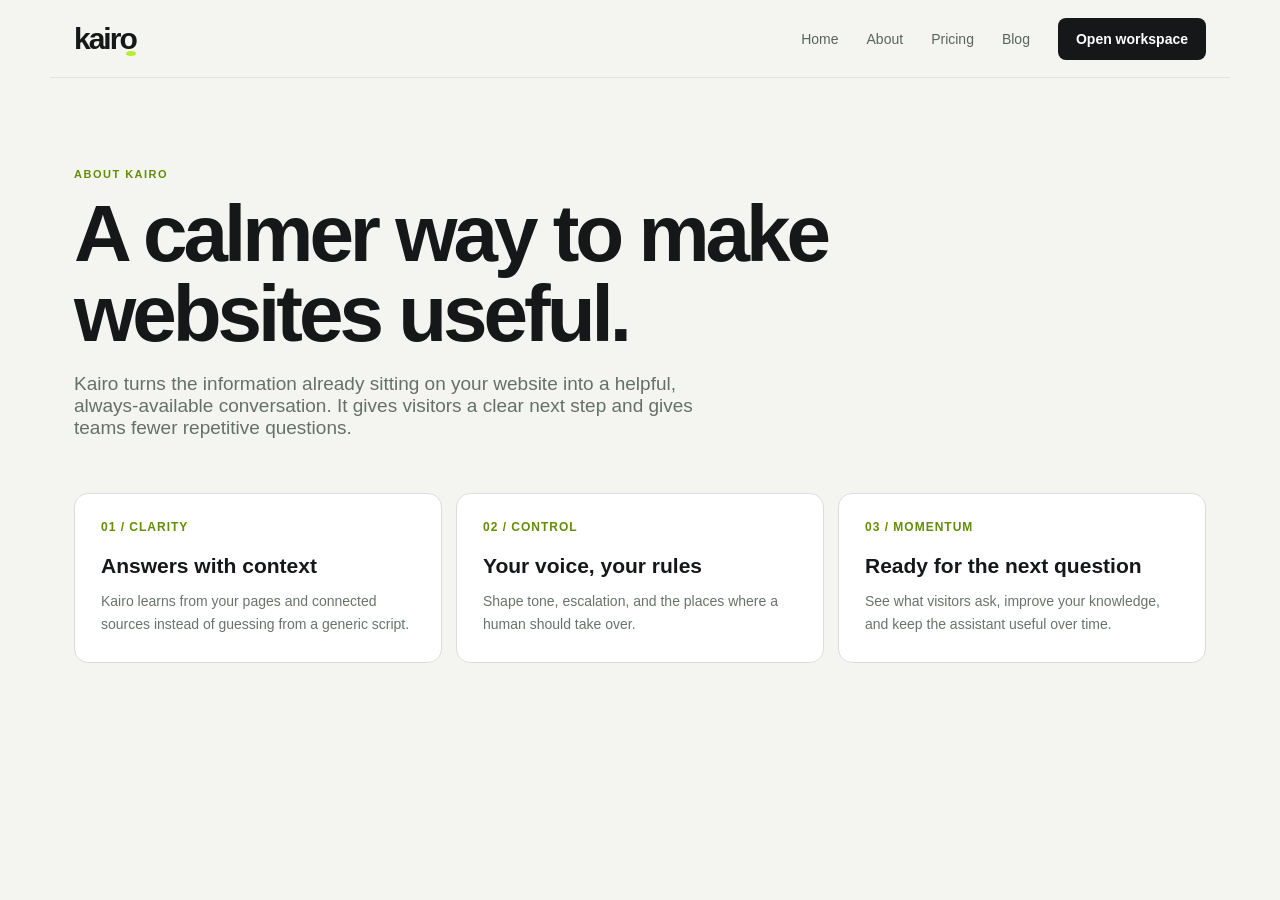
<file: frontend/about.html>
<!doctype html><html lang="en"><head><meta charset="utf-8"><meta name="viewport" content="width=device-width,initial-scale=1"><title>About Kairo AI</title><link rel="stylesheet" href="pages.css"></head><body><header class="page-nav"><a class="page-brand" href="/">kairo</a><nav class="page-links"><a href="/">Home</a><a href="/about">About</a><a href="/pricing">Pricing</a><a href="/blog">Blog</a><a class="page-button" href="/login">Open workspace</a></nav></header><main class="page-main"><span class="page-kicker">ABOUT KAIRO</span><h1 class="page-title">A calmer way to make websites useful.</h1><p class="page-lede">Kairo turns the information already sitting on your website into a helpful, always-available conversation. It gives visitors a clear next step and gives teams fewer repetitive questions.</p><div class="page-grid"><article class="page-card"><strong>01 / CLARITY</strong><h2>Answers with context</h2><p>Kairo learns from your pages and connected sources instead of guessing from a generic script.</p></article><article class="page-card"><strong>02 / CONTROL</strong><h2>Your voice, your rules</h2><p>Shape tone, escalation, and the places where a human should take over.</p></article><article class="page-card"><strong>03 / MOMENTUM</strong><h2>Ready for the next question</h2><p>See what visitors ask, improve your knowledge, and keep the assistant useful over time.</p></article></div></main></body></html>
</file>
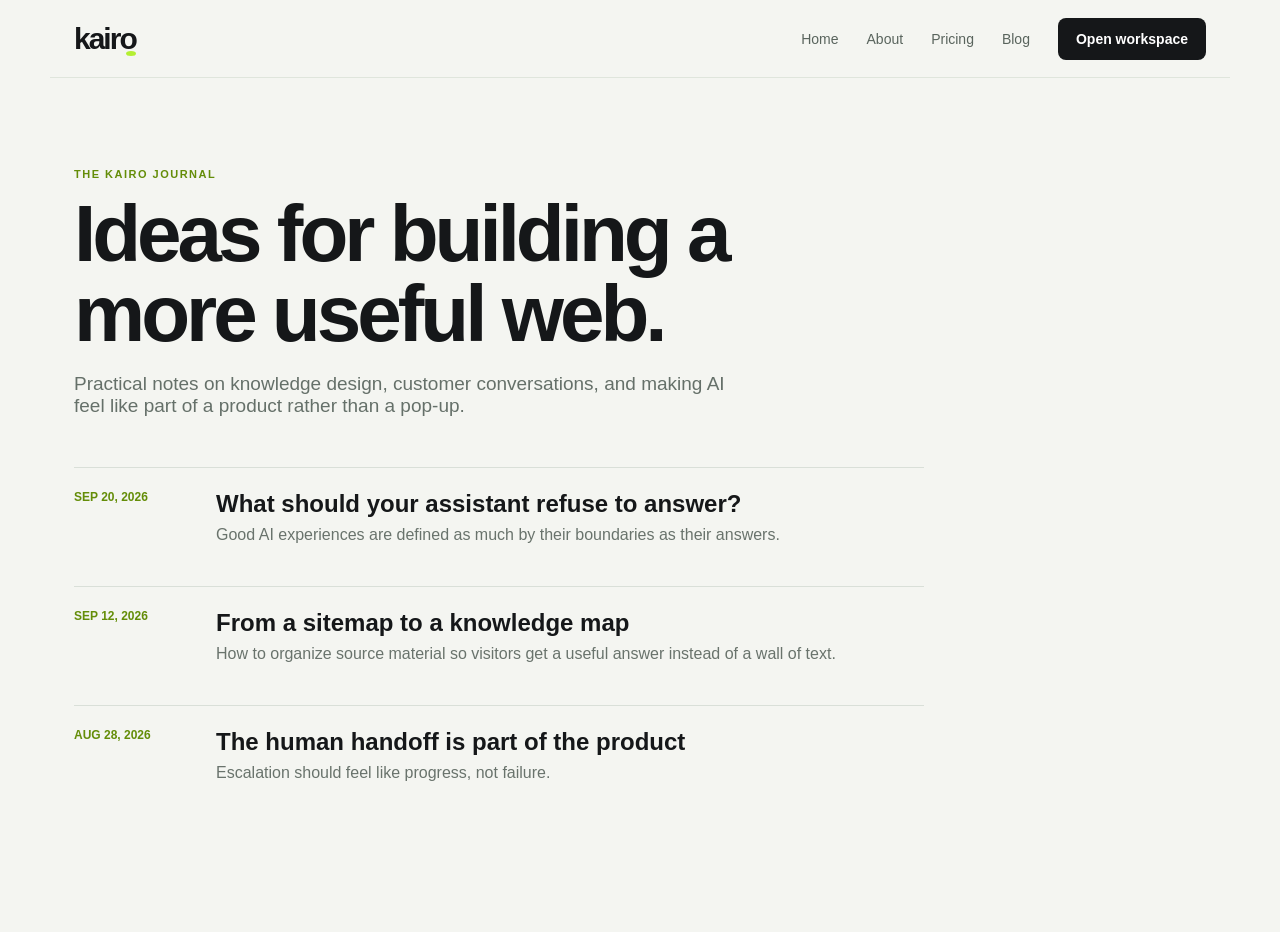
<file: frontend/blog.html>
<!doctype html><html lang="en"><head><meta charset="utf-8"><meta name="viewport" content="width=device-width,initial-scale=1"><title>Kairo AI Journal</title><link rel="stylesheet" href="pages.css"></head><body><header class="page-nav"><a class="page-brand" href="/">kairo</a><nav class="page-links"><a href="/">Home</a><a href="/about">About</a><a href="/pricing">Pricing</a><a href="/blog">Blog</a><a class="page-button" href="/login">Open workspace</a></nav></header><main class="page-main"><span class="page-kicker">THE KAIRO JOURNAL</span><h1 class="page-title">Ideas for building a more useful web.</h1><p class="page-lede">Practical notes on knowledge design, customer conversations, and making AI feel like part of a product rather than a pop-up.</p><div class="article-list"><article class="article"><time>SEP 20, 2026</time><div><h2>What should your assistant refuse to answer?</h2><p>Good AI experiences are defined as much by their boundaries as their answers.</p></div></article><article class="article"><time>SEP 12, 2026</time><div><h2>From a sitemap to a knowledge map</h2><p>How to organize source material so visitors get a useful answer instead of a wall of text.</p></div></article><article class="article"><time>AUG 28, 2026</time><div><h2>The human handoff is part of the product</h2><p>Escalation should feel like progress, not failure.</p></div></article></div></main></body></html>
</file>
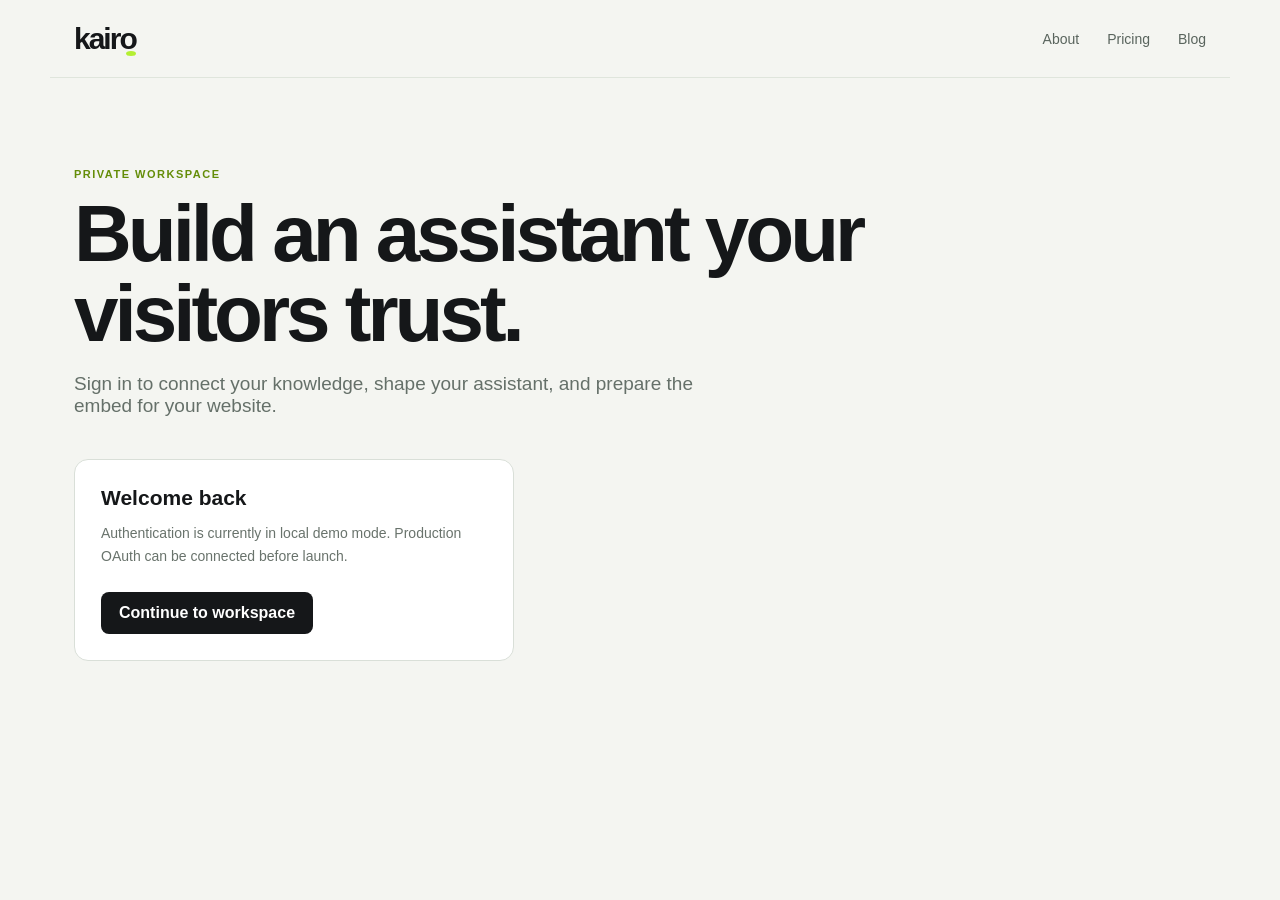
<file: frontend/login.html>
<!doctype html><html lang="en"><head><meta charset="utf-8"><meta name="viewport" content="width=device-width,initial-scale=1"><title>Sign in to Kairo AI</title><link rel="stylesheet" href="pages.css"></head><body><header class="page-nav"><a class="page-brand" href="/">kairo</a><nav class="page-links"><a href="/about">About</a><a href="/pricing">Pricing</a><a href="/blog">Blog</a></nav></header><main class="page-main"><span class="page-kicker">PRIVATE WORKSPACE</span><h1 class="page-title">Build an assistant your visitors trust.</h1><p class="page-lede">Sign in to connect your knowledge, shape your assistant, and prepare the embed for your website.</p><div class="page-card" style="max-width:440px;margin-top:42px"><h2>Welcome back</h2><p>Authentication is currently in local demo mode. Production OAuth can be connected before launch.</p><a class="page-button" style="margin-top:24px" href="/app">Continue to workspace</a></div></main></body></html>
</file>
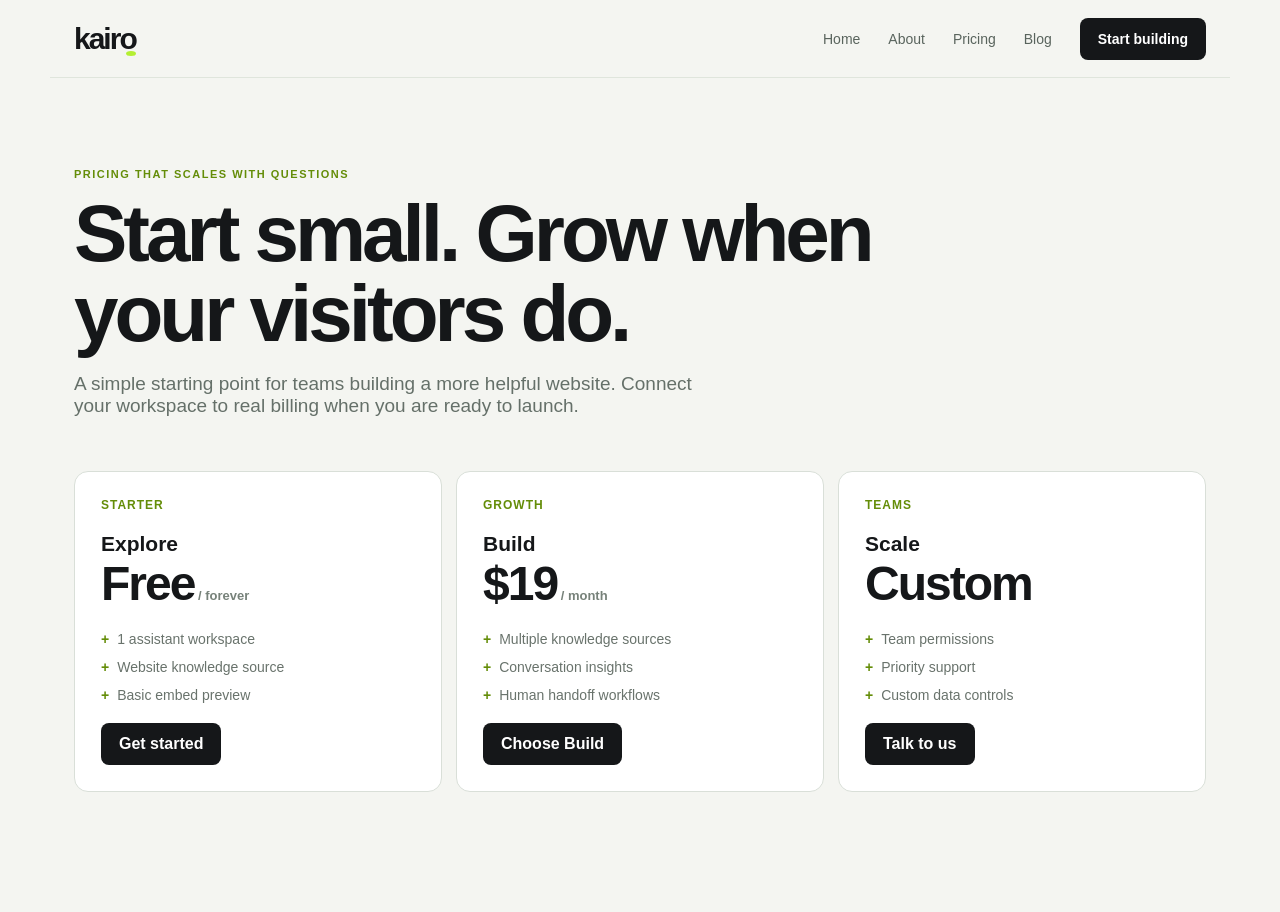
<file: frontend/pricing.html>
<!doctype html><html lang="en"><head><meta charset="utf-8"><meta name="viewport" content="width=device-width,initial-scale=1"><title>Kairo AI Pricing</title><link rel="stylesheet" href="pages.css"></head><body><header class="page-nav"><a class="page-brand" href="/">kairo</a><nav class="page-links"><a href="/">Home</a><a href="/about">About</a><a href="/pricing">Pricing</a><a href="/blog">Blog</a><a class="page-button" href="/login">Start building</a></nav></header><main class="page-main"><span class="page-kicker">PRICING THAT SCALES WITH QUESTIONS</span><h1 class="page-title">Start small. Grow when your visitors do.</h1><p class="page-lede">A simple starting point for teams building a more helpful website. Connect your workspace to real billing when you are ready to launch.</p><div class="page-grid"><article class="page-card price-card"><strong>STARTER</strong><h2>Explore</h2><div class="price">Free<small> / forever</small></div><ul class="checklist"><li>1 assistant workspace</li><li>Website knowledge source</li><li>Basic embed preview</li></ul><a class="page-button" href="/login">Get started</a></article><article class="page-card price-card"><strong>GROWTH</strong><h2>Build</h2><div class="price">$19<small> / month</small></div><ul class="checklist"><li>Multiple knowledge sources</li><li>Conversation insights</li><li>Human handoff workflows</li></ul><a class="page-button" href="/login">Choose Build</a></article><article class="page-card price-card"><strong>TEAMS</strong><h2>Scale</h2><div class="price">Custom</div><ul class="checklist"><li>Team permissions</li><li>Priority support</li><li>Custom data controls</li></ul><a class="page-button" href="mailto:hello@kairo.ai">Talk to us</a></article></div></main></body></html>
</file>
<file: frontend/pages.css>
*{box-sizing:border-box}body{margin:0;background:#f4f5f1;color:#151719;font-family:"DM Sans","Segoe UI",sans-serif}a{color:inherit}.page-nav{height:78px;display:flex;align-items:center;justify-content:space-between;max-width:1180px;margin:auto;padding:0 24px;border-bottom:1px solid #dfe5dc}.page-brand{text-decoration:none;font-size:30px;font-weight:900;letter-spacing:-2px}.page-brand::after{content:"";display:inline-block;width:10px;height:5px;margin-left:-10px;margin-bottom:-7px;border-radius:50%;background:#b4ef32}.page-links{display:flex;gap:28px;align-items:center;color:#59645d;font-size:14px}.page-links a{text-decoration:none}.page-links a:hover{color:#648d08}.page-button{display:inline-flex;align-items:center;justify-content:center;min-height:42px;padding:0 18px;border-radius:8px;background:#151719;color:#fff;text-decoration:none;font-weight:700}.page-main{max-width:1180px;margin:auto;padding:86px 24px 120px}.page-kicker{color:#648d08;font-size:11px;font-weight:900;letter-spacing:1.5px}.page-title{max-width:800px;margin:12px 0 18px;font-size:clamp(44px,7vw,80px);line-height:1;letter-spacing:-4px}.page-lede{max-width:660px;color:#657069;font-size:19px}.page-grid{display:grid;grid-template-columns:repeat(3,1fr);gap:14px;margin-top:54px}.page-card{padding:26px;border:1px solid #d9dfd8;border-radius:14px;background:#fff}.page-card h2{margin:0;font-size:21px}.page-card p{margin:12px 0 0;color:#69736c;font-size:14px;line-height:1.65}.page-card strong{display:block;color:#648d08;font-size:12px;letter-spacing:1px;margin-bottom:20px}.price-card{min-height:320px}.price{font-size:48px;font-weight:900;letter-spacing:-2px}.price small{font-size:13px;color:#77827a;letter-spacing:0}.checklist{padding:0;list-style:none;color:#69736c;font-size:14px;line-height:2}.checklist li::before{content:"+";margin-right:8px;color:#648d08;font-weight:900}.article-list{display:grid;gap:12px;max-width:850px;margin-top:50px}.article{display:grid;grid-template-columns:120px 1fr;gap:22px;padding:22px 0;border-top:1px solid #d9dfd8}.article time{color:#648d08;font-size:12px;font-weight:800}.article h2{margin:0;font-size:24px}.article p{margin:8px 0;color:#69736c}.app-shell{min-height:100vh;background:#eef2eb}.app-header{height:72px;padding:0 28px;background:#151719;color:#fff;display:flex;align-items:center;justify-content:space-between}.app-brand{font-size:24px;font-weight:900}.app-nav{display:flex;gap:20px;color:#c6d0c6;font-size:13px}.app-body{max-width:1240px;margin:auto;padding:38px 28px}.app-welcome{display:flex;justify-content:space-between;align-items:end;gap:24px}.app-welcome h1{margin:8px 0 0;font-size:42px;letter-spacing:-2px}.app-welcome p{color:#69736c}.app-actions{display:flex;gap:8px}.app-button{border:0;border-radius:8px;padding:12px 16px;background:#b4ef32;color:#151719;font-weight:800;cursor:pointer}.app-button.secondary{background:#fff;border:1px solid #d2dbd1}.metric-grid{display:grid;grid-template-columns:repeat(4,1fr);gap:12px;margin-top:34px}.metric{padding:20px;border:1px solid #d9dfd8;border-radius:12px;background:#fff}.metric span{display:block;color:#748078;font-size:12px}.metric strong{display:block;margin-top:7px;font-size:30px}.dashboard-grid{display:grid;grid-template-columns:1.25fr .75fr;gap:14px;margin-top:14px}.dashboard-panel{padding:24px;border:1px solid #d9dfd8;border-radius:12px;background:#fff}.dashboard-panel h2{margin:0 0 18px;font-size:20px}.source-row{display:flex;justify-content:space-between;padding:14px 0;border-top:1px solid #e5eae4;color:#677169;font-size:14px}.status{color:#648d08;font-weight:800}.empty-state{padding:28px 0;color:#77827a}@media(max-width:760px){.page-links{display:none}.page-main{padding-top:55px}.page-grid,.metric-grid,.dashboard-grid{grid-template-columns:1fr}.article{grid-template-columns:1fr;gap:5px}.app-header{padding:0 18px}.app-nav{display:none}.app-body{padding:28px 18px}.app-welcome{display:block}.app-actions{margin-top:20px}.page-title{letter-spacing:-2px}}
</file>
